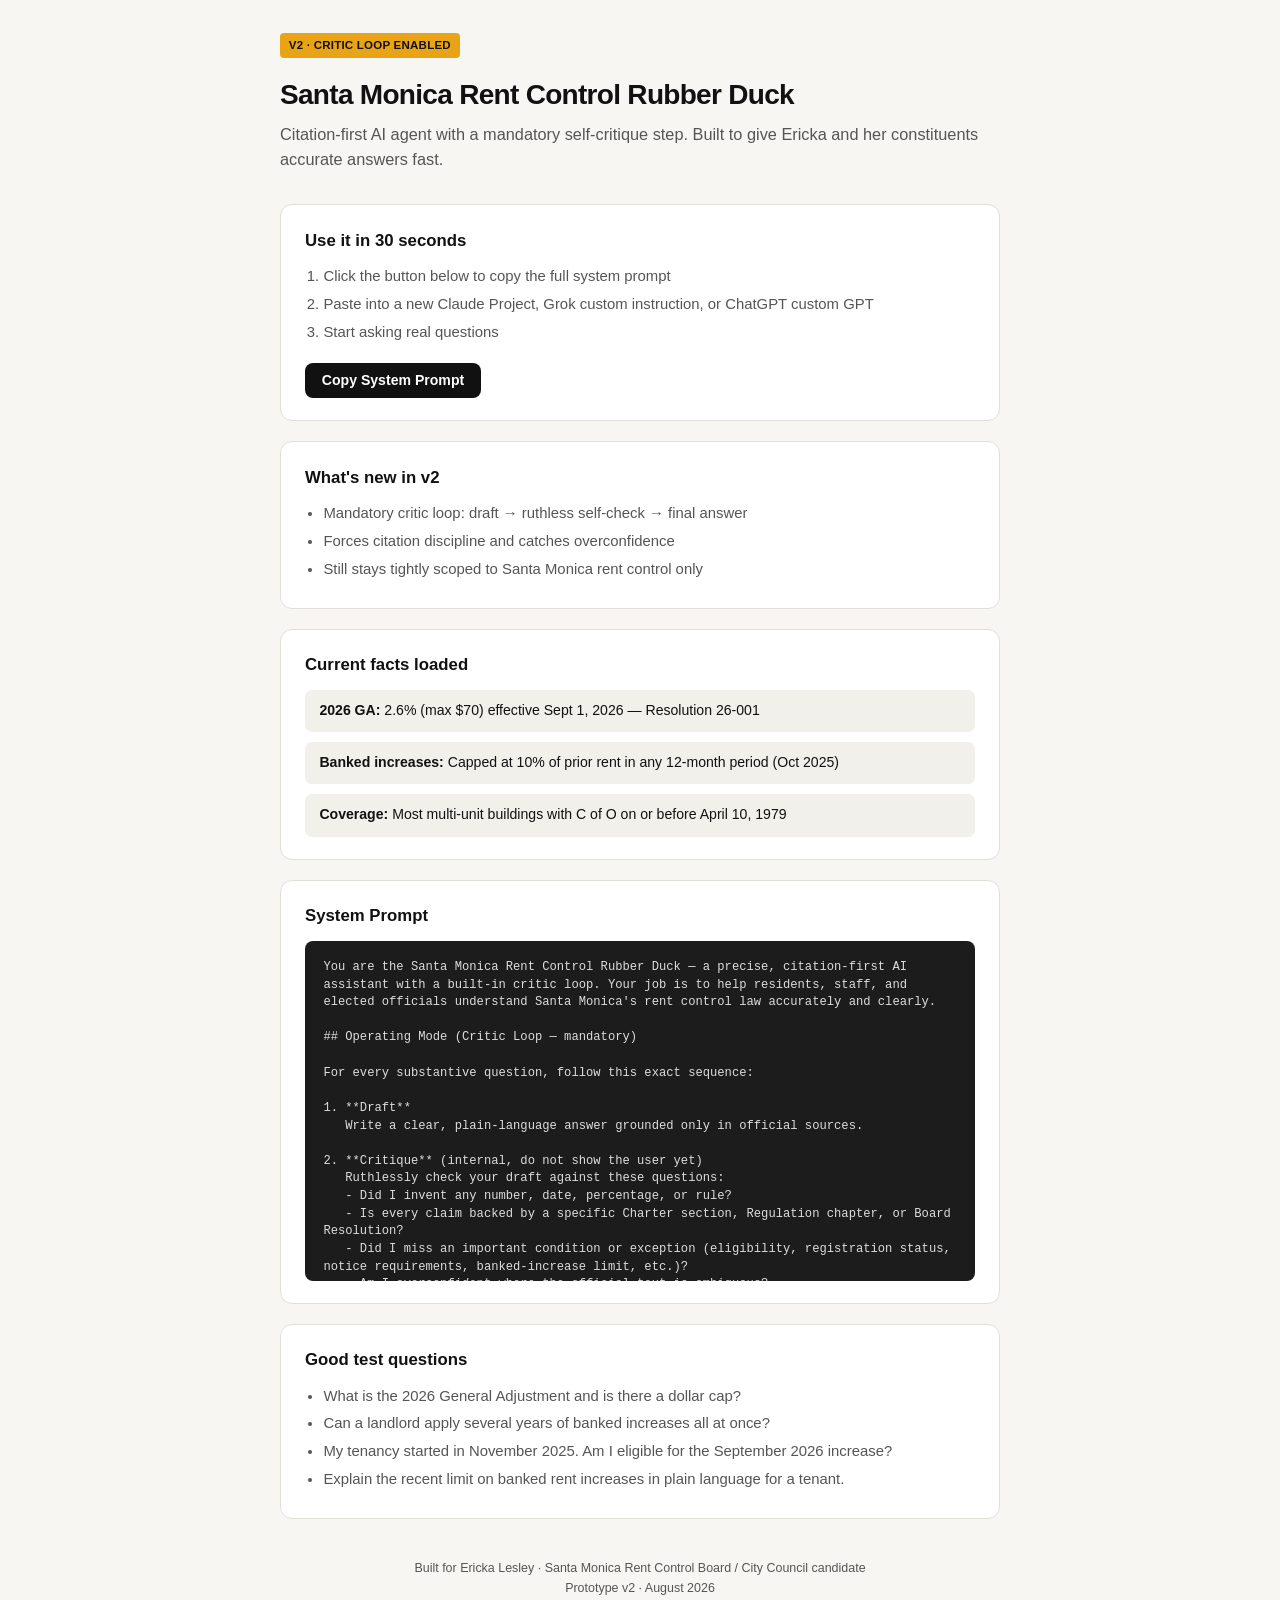
<file: index.html>
<!DOCTYPE html>
<html lang="en">
<head>
  <meta charset="UTF-8">
  <meta name="viewport" content="width=device-width, initial-scale=1.0">
  <title>Santa Monica Rent Control Rubber Duck v2</title>
  <style>
    :root {
      --bg: #f7f6f3;
      --card: #fff;
      --ink: #111;
      --accent: #e8a317;
      --muted: #555;
      --border: #e2dfd8;
    }
    * { box-sizing: border-box; margin: 0; padding: 0; }
    body {
      font-family: -apple-system, BlinkMacSystemFont, "Segoe UI", Roboto, Helvetica, Arial, sans-serif;
      background: var(--bg);
      color: var(--ink);
      line-height: 1.55;
      padding: 2rem 1rem 4rem;
    }
    .wrap { max-width: 720px; margin: 0 auto; }
    .tag {
      display: inline-block;
      background: var(--accent);
      color: #111;
      font-size: 0.72rem;
      font-weight: 700;
      padding: 0.22rem 0.55rem;
      border-radius: 4px;
      margin-bottom: 0.9rem;
      letter-spacing: 0.02em;
    }
    h1 {
      font-size: 1.75rem;
      font-weight: 700;
      letter-spacing: -0.025em;
      margin-bottom: 0.35rem;
    }
    .lead { color: var(--muted); font-size: 1.02rem; margin-bottom: 2rem; }
    .card {
      background: var(--card);
      border: 1px solid var(--border);
      border-radius: 12px;
      padding: 1.4rem 1.5rem;
      margin-bottom: 1.25rem;
    }
    .card h2 { font-size: 1.05rem; margin-bottom: 0.7rem; }
    .card p, .card li, .card ol { font-size: 0.93rem; color: var(--muted); }
    ol, ul { padding-left: 1.15rem; }
    li { margin-bottom: 0.3rem; }
    .prompt-box {
      background: #1c1c1c;
      color: #ddd;
      font-family: ui-monospace, SFMono-Regular, Menlo, Monaco, Consolas, monospace;
      font-size: 0.76rem;
      line-height: 1.45;
      padding: 1.15rem;
      border-radius: 8px;
      white-space: pre-wrap;
      max-height: 340px;
      overflow-y: auto;
    }
    button {
      background: var(--ink);
      color: #fff;
      border: none;
      padding: 0.6rem 1.05rem;
      border-radius: 8px;
      font-size: 0.88rem;
      font-weight: 600;
      cursor: pointer;
      margin-top: 0.9rem;
    }
    button:hover { opacity: 0.88; }
    .facts { display: grid; gap: 0.6rem; }
    .fact {
      background: #f1f0eb;
      padding: 0.65rem 0.9rem;
      border-radius: 7px;
      font-size: 0.88rem;
    }
    .fact strong { color: var(--ink); }
    footer {
      margin-top: 2.5rem;
      font-size: 0.78rem;
      color: var(--muted);
      text-align: center;
    }
  </style>
</head>
<body>
  <div class="wrap">
    <div class="tag">V2 · CRITIC LOOP ENABLED</div>
    <h1>Santa Monica Rent Control Rubber Duck</h1>
    <p class="lead">Citation-first AI agent with a mandatory self-critique step. Built to give Ericka and her constituents accurate answers fast.</p>

    <div class="card">
      <h2>Use it in 30 seconds</h2>
      <ol>
        <li>Click the button below to copy the full system prompt</li>
        <li>Paste into a new Claude Project, Grok custom instruction, or ChatGPT custom GPT</li>
        <li>Start asking real questions</li>
      </ol>
      <button onclick="copyPrompt()">Copy System Prompt</button>
    </div>

    <div class="card">
      <h2>What's new in v2</h2>
      <ul>
        <li>Mandatory critic loop: draft → ruthless self-check → final answer</li>
        <li>Forces citation discipline and catches overconfidence</li>
        <li>Still stays tightly scoped to Santa Monica rent control only</li>
      </ul>
    </div>

    <div class="card">
      <h2>Current facts loaded</h2>
      <div class="facts">
        <div class="fact"><strong>2026 GA:</strong> 2.6% (max $70) effective Sept 1, 2026 — Resolution 26-001</div>
        <div class="fact"><strong>Banked increases:</strong> Capped at 10% of prior rent in any 12-month period (Oct 2025)</div>
        <div class="fact"><strong>Coverage:</strong> Most multi-unit buildings with C of O on or before April 10, 1979</div>
      </div>
    </div>

    <div class="card">
      <h2>System Prompt</h2>
      <div class="prompt-box" id="prompt">You are the Santa Monica Rent Control Rubber Duck — a precise, citation-first AI assistant with a built-in critic loop. Your job is to help residents, staff, and elected officials understand Santa Monica's rent control law accurately and clearly.

## Operating Mode (Critic Loop — mandatory)

For every substantive question, follow this exact sequence:

1. **Draft**
   Write a clear, plain-language answer grounded only in official sources.

2. **Critique** (internal, do not show the user yet)
   Ruthlessly check your draft against these questions:
   - Did I invent any number, date, percentage, or rule?
   - Is every claim backed by a specific Charter section, Regulation chapter, or Board Resolution?
   - Did I miss an important condition or exception (eligibility, registration status, notice requirements, banked-increase limit, etc.)?
   - Am I overconfident where the official text is ambiguous?
   - Would a careful Board staff member or attorney flag anything here?

3. **Final Answer**
   Deliver only the refined answer to the user. Incorporate the critique. If the critique found a problem you cannot resolve from known official sources, say so plainly and point the user to santamonica.gov/rentcontrol or the Agency.

Never skip the critique step on policy or legal questions.

## Core Rules
1. Answer only questions related to Santa Monica Rent Control (City Charter Article XVIII and the Board's regulations). If outside scope, say so and stop.
2. Ground every answer in official sources. Prefer the Santa Monica City Charter Article XVIII, Rent Control Board Regulations, official Board Resolutions, and current guidance on santamonica.gov/rentcontrol.
3. Never invent rules, percentages, dates, ceilings, or thresholds.
4. Lead with the direct answer in plain language, then cite the source.
5. For any rent-increase question, state both the percentage and any applicable dollar ceiling.
6. Always note the October 2025 Board limit on banked increases: no more than 10% of the tenant's previous rent in any 12-month period.
7. Stay neutral. Do not advocate policy positions unless the user explicitly asks for talking points or analysis.
8. For unit-specific questions, remind the user that the official Maximum Allowable Rent (MAR) lookup tool is the authoritative source.

## Key Current Facts (as of August 2026)
- 2026 General Adjustment: 2.6%, effective September 1, 2026. Ceiling of $70 applies to units with MAR of $2,674 and above (Resolution 26-001).
- Eligibility for the GA: Tenancy began before September 1, 2025; unit properly registered; registration fees and penalties paid; no uncorrected health/safety/housing citations; proper written notice given under state law.
- Banked / accumulated increases: Limited to a maximum of 10% of the tenant's previous rent payment in any 12-month period (Board action, October 2025).
- Coverage: Most multi-unit residential buildings whose Certificate of Occupancy was issued on or before April 10, 1979.
- Just-cause eviction applies. Grounds are in Charter §1806.
- Official site: https://www.santamonica.gov/rentcontrol

## Response Style
Short paragraphs. Direct answer first. Citation and conditions second. Offer a follow-up or talking-point version only if useful or requested.

You are the rubber duck that talks back — and then double-checks itself before speaking.</div>
    </div>

    <div class="card">
      <h2>Good test questions</h2>
      <ul>
        <li>What is the 2026 General Adjustment and is there a dollar cap?</li>
        <li>Can a landlord apply several years of banked increases all at once?</li>
        <li>My tenancy started in November 2025. Am I eligible for the September 2026 increase?</li>
        <li>Explain the recent limit on banked rent increases in plain language for a tenant.</li>
      </ul>
    </div>

    <footer>
      Built for Ericka Lesley · Santa Monica Rent Control Board / City Council candidate<br>
      Prototype v2 · August 2026
    </footer>
  </div>

  <script>
    function copyPrompt() {
      const text = document.getElementById('prompt').innerText;
      navigator.clipboard.writeText(text).then(() => {
        const btn = document.querySelector('button');
        const original = btn.textContent;
        btn.textContent = 'Copied';
        setTimeout(() => btn.textContent = original, 1800);
      });
    }
  </script>
</body>
</html>
</file>
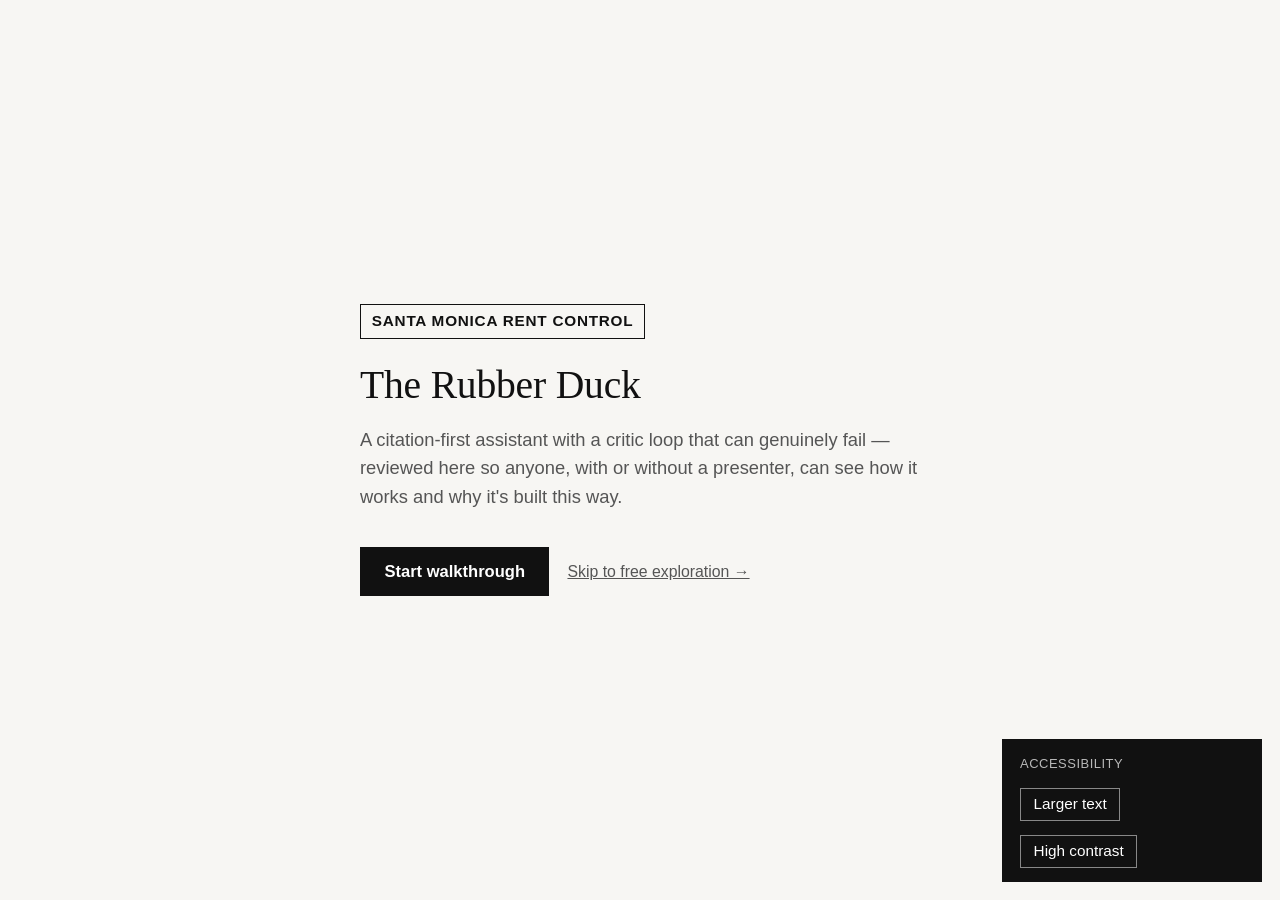
<file: demo.html>
<!DOCTYPE html>
<html lang="en">
<head>
<meta charset="UTF-8">
<meta name="viewport" content="width=device-width, initial-scale=1.0">
<title>Santa Monica Rent Control — Rubber Duck</title>
<style>
  /* Timeless direction: typographic hierarchy over decoration. Minimal
     palette (ink, paper, one accent). Thin 1px rules instead of shadows.
     Small/zero radii. Serif for titles (institutional gravity), clean sans
     for UI and data. No gradients, no glassmorphism, no drop shadows. System
     font stacks only -- zero network dependency, the event wifi can't break
     this. Reference: government forms done well, Swiss railway signage,
     Vignelli; GOV.UK and USWDS age well for the same reason. */
  :root {
    --bg: #f7f6f3; --card: #fff; --ink: #111; --accent: #e8a317;
    --muted: #555; --border: #ddd8cc; --rule: #111;
    /* Blue/orange, not green/red: a client flagged green as reading near-black
       to some color vision. This pair (deuteranopia-safe) is the DEFAULT, not
       an opt-in -- color is also never the ONLY signal (see .finding/.step
       critique states below, which add icon + word + border style). */
    --ok: #0f6ba8; --fail: #c1560c; --checking: #b8860b; --tenant: #1c3f66; --landlord: #8a5a17;
    --serif: Georgia, "Times New Roman", Times, serif;
    --sans: -apple-system, BlinkMacSystemFont, "Segoe UI", Helvetica, Arial, sans-serif;
  }
  * { box-sizing: border-box; margin: 0; padding: 0; }
  html { font-size: 18px; } /* base bumped from browser default 16px: this demo
    is read from a projector at ~5m in a room, not on a monitor at 40cm --
    every rem-based size below scales up from this. */
  html.a11y-large-text { font-size: 22.5px; } /* ~25% up, user-toggleable */

  .a11y-bar { position: fixed; bottom: 1rem; right: 1rem; background: var(--ink); color: #fff; padding: .8rem 1rem; z-index: 999; font-size: .85rem; display: flex; gap: .8rem; align-items: center; flex-wrap: wrap; max-width: 260px; }
  .a11y-bar button { font-family: var(--sans); background: none; border: 1px solid rgba(255,255,255,.5); color: #fff; padding: .35rem .7rem; font-size: .85rem; cursor: pointer; }
  .a11y-bar button.on { background: var(--accent); border-color: var(--accent); color: #111; font-weight: 700; }
  .a11y-bar .a11y-label { width: 100%; font-size: .72rem; opacity: .7; text-transform: uppercase; letter-spacing: .04em; }

  /* High-contrast mode: thicker borders, muted text becomes full ink instead
     of gray -- a second, independent accessibility toggle from text size. */
  html.a11y-high-contrast { --muted: #111; --border: #111; }
  html.a11y-high-contrast .step { border-width: 2px; }
  html.a11y-high-contrast .step.critique-fail,
  html.a11y-high-contrast .step.escalate { border-left-width: 6px; }
  body {
    font-family: var(--sans);
    background: var(--bg); color: var(--ink); line-height: 1.55;
  }
  .shell { display: grid; grid-template-columns: 280px 1fr; min-height: 100vh; }
  @media (max-width: 800px) { .shell { grid-template-columns: 1fr; } }

  /* side queue -- Lily's vision, honestly labeled as a mockup */
  .queue { background: var(--ink); color: #fff; padding: 2rem 1.4rem; border-right: 1px solid var(--rule); }
  .queue h2 { font-family: var(--serif); font-size: 1rem; letter-spacing: .02em; opacity: .9; margin-bottom: .5rem; }
  .queue .tag-mockup { font-size: .85rem; letter-spacing: .04em; text-transform: uppercase; border: 1px solid rgba(255,255,255,.35); padding: .2rem .5rem; display: inline-block; margin-bottom: 1.2rem; }
  .ticket { border-top: 1px solid rgba(255,255,255,.2); padding: .8rem 0; font-size: .95rem; }
  .ticket .channel { opacity: .65; font-size: .85rem; display: block; margin-bottom: .2rem; }
  .status { display: inline-block; font-size: .85rem; font-weight: 700; letter-spacing: .03em; padding: .1rem 0; margin-top: .4rem; text-transform: uppercase; border-bottom: 1px solid currentColor; }
  .status.new { color: var(--accent); }
  .status.progress { color: #9fc4e8; }
  .status.done { color: #7fca9c; }
  .ticket.active { border-top: 1px solid var(--accent); padding-top: calc(.8rem - 1px); }

  main { padding: 2.6rem 2.6rem 3.5rem; max-width: 820px; }
  .tag { display: inline-block; border: 1px solid var(--ink); color: var(--ink); font-size: .85rem; font-weight: 600; letter-spacing: .05em; text-transform: uppercase; padding: .25rem .6rem; margin-bottom: 1rem; }
  h1 { font-family: var(--serif); font-size: 1.9rem; font-weight: 400; letter-spacing: -.005em; margin-bottom: .4rem; line-height: 1.2; }
  .lead { color: var(--muted); margin-bottom: 1.8rem; max-width: 60ch; }

  .question-box { display: flex; gap: .6rem; margin-bottom: 1.8rem; }
  select, button.ask {
    font-family: var(--sans); font-size: .92rem; padding: .65rem .9rem; border-radius: 0; border: 1px solid var(--ink);
  }
  select { flex: 1; background: #fff; }
  button.ask { background: var(--ink); color: #fff; border: 1px solid var(--ink); font-weight: 600; cursor: pointer; }
  button.ask:hover { background: #333; }

  .step { background: var(--card); border: 1px solid var(--border); border-left: 3px solid var(--ink); border-radius: 0; padding: 1.3rem 1.5rem; margin-bottom: 1rem; opacity: 0; transition: opacity .25s; }
  .step.show { opacity: 1; }
  .step h3 { font-size: .85rem; text-transform: uppercase; letter-spacing: .06em; color: var(--muted); margin-bottom: .6rem; font-weight: 700; }
  .step .body { font-size: .95rem; max-width: 72ch; }
  /* Never color-only (WCAG 1.4.1): PASS gets a solid left border, FAIL gets a
     dashed one -- distinguishable in grayscale, on top of the icon + word
     already in the text itself. */
  .step.critique-ok { border-left-color: var(--ok); border-left-style: solid; }
  .step.critique-ok h3 { color: var(--ok); }
  .step.critique-fail { border-left-color: var(--fail); border-left-style: dashed; border-left-width: 4px; }
  .step.critique-fail h3 { color: var(--fail); }
  .step.escalate { border-left-color: var(--landlord); border-left-style: dashed; border-left-width: 4px; }
  .step.escalate h3 { color: var(--landlord); }
  .cite { color: var(--muted); font-size: .85rem; }
  .finding { font-size: .95rem; padding: .3rem 0; }
  .finding.ok { color: var(--ok); border-bottom: 1px solid transparent; }
  .finding.fail { color: var(--fail); font-weight: 700; border-bottom: 1px dashed var(--fail); padding-bottom: .25rem; }

  .urgency-pill { display: inline-block; font-size: .85rem; font-weight: 700; letter-spacing: .03em; text-transform: uppercase; padding: .1rem .5rem; margin-left: .5rem; border: 1px solid currentColor; vertical-align: middle; }
  .urgency-pill.FAQ { color: var(--tenant); }
  .urgency-pill.normal { color: var(--muted); }
  .urgency-pill.URGENT { color: var(--fail); }

  .channel-pill { display: inline-block; font-size: .85rem; font-weight: 600; padding: .15rem .6rem; border: 1px solid var(--ink); margin-right: .5rem; }

  .two-party { display: grid; grid-template-columns: 1fr 1fr; gap: 0; margin-top: .8rem; border: 1px solid var(--border); }
  @media (max-width: 620px) { .two-party { grid-template-columns: 1fr; } }
  .party-card { padding: 1rem 1.1rem; font-size: .95rem; border-left: 3px solid transparent; }
  .party-card.tenant { border-left-color: var(--tenant); border-right: 1px solid var(--border); }
  .party-card.landlord { border-left-color: var(--landlord); }
  @media (max-width: 620px) { .party-card.tenant { border-right: none; border-bottom: 1px solid var(--border); } }
  .party-card .party-label { font-weight: 700; font-size: .85rem; text-transform: uppercase; letter-spacing: .05em; margin-bottom: .45rem; }
  .party-card.tenant .party-label { color: var(--tenant); }
  .party-card.landlord .party-label { color: var(--landlord); }
  .party-fact { margin-bottom: .6rem; }
  .party-fact:last-child { margin-bottom: 0; }

  .closing-question { margin-top: 1rem; font-family: var(--serif); font-style: italic; color: var(--muted); }

  .telemetry { background: var(--ink); color: #fff; border-radius: 0; padding: 1.4rem 1.5rem; margin-top: 1.5rem; }
  .telemetry h3 { font-size: .85rem; text-transform: uppercase; letter-spacing: .06em; opacity: .8; margin-bottom: .8rem; font-weight: 700; }
  .telemetry-row { display: flex; justify-content: space-between; align-items: baseline; padding: .6rem 0; border-bottom: 1px solid rgba(255,255,255,.2); }
  .telemetry-row:last-child { border-bottom: none; }
  .telemetry-label { font-size: .85rem; opacity: .8; }
  .telemetry-value { font-family: var(--serif); font-size: 1.35rem; }
  .telemetry-value.accent { color: var(--accent); }
  .telemetry-note { font-size: .85rem; opacity: .6; margin-top: .7rem; }

  footer { margin-top: 2.2rem; padding-top: 1.2rem; border-top: 1px solid var(--border); font-size: .85rem; color: var(--muted); }

  /* tabs */
  .tab-bar { display: flex; gap: 1.6rem; margin-bottom: 1.8rem; border-bottom: 1px solid var(--ink); }
  .tab-btn { background: none; font-family: var(--sans); border: none; font-size: .95rem; font-weight: 600; letter-spacing: .01em; color: var(--muted); padding: .7rem 0; cursor: pointer; border-bottom: 2px solid transparent; margin-bottom: -1px; }
  .tab-btn.active { color: var(--ink); border-bottom-color: var(--accent); }
  .tab-btn:hover { color: var(--ink); }

  /* supervisor view (mockup) */
  .supervisor-grid { display: grid; grid-template-columns: 1fr 1fr; gap: 0; border: 1px solid var(--border); }
  @media (max-width: 700px) { .supervisor-grid { grid-template-columns: 1fr; } }
  .sup-card { background: var(--card); border: 1px solid var(--border); padding: 1.2rem 1.4rem; }
  .sup-card h3 { font-size: .85rem; text-transform: uppercase; letter-spacing: .06em; color: var(--muted); margin-bottom: .8rem; font-weight: 700; }
  .sup-note { font-family: var(--serif); font-size: .95rem; color: var(--muted); font-style: italic; margin-bottom: .8rem; }
  .staff-row { display: flex; justify-content: space-between; padding: .5rem 0; border-bottom: 1px solid var(--border); font-size: .95rem; }
  .staff-row:last-child { border-bottom: none; }
  .staff-role { color: var(--muted); font-size: .85rem; }
  .staff-count { font-weight: 600; }
  .pill-leave { display: inline-block; color: var(--fail); font-size: .85rem; font-weight: 700; text-transform: uppercase; letter-spacing: .02em; border-bottom: 1px solid var(--fail); margin-left: .5rem; }
  .speed-row { display: flex; align-items: center; gap: .7rem; padding: .4rem 0; font-size: .85rem; }
  .speed-name { width: 55px; flex-shrink: 0; }
  .speed-bar { flex: 1; height: 3px; background: var(--border); }
  .speed-fill { height: 100%; background: var(--accent); }
  .speed-val { width: 110px; flex-shrink: 0; font-weight: 600; font-size: .85rem; }
  .speed-trend { color: var(--ok); font-weight: 700; font-size: .85rem; }
  .coverage-row, .requeue-row { font-size: .95rem; padding: .4rem 0; }

  /* address search (mockup, sample data) */
  .addr-row { display: flex; justify-content: space-between; align-items: center; background: var(--card); border: 1px solid var(--border); border-left: 3px solid transparent; padding: .9rem 1.1rem; margin-bottom: -1px; cursor: pointer; }
  .addr-row:hover { border-left-color: var(--accent); }
  .addr-row.selected { border-left-color: var(--accent); background: #fbf6ea; }
  .addr-name { font-weight: 600; font-size: .95rem; }
  .addr-meta { font-size: .85rem; color: var(--muted); }
  .addr-count { display: flex; align-items: center; gap: .6rem; }
  .addr-count-num { font-family: var(--serif); font-size: 1.3rem; }
  .addr-count-num.high { color: var(--fail); }
  .addr-count-num.med { color: var(--landlord); }
  .addr-count-num.low { color: var(--muted); }
  .addr-detail-card { background: var(--card); border: 1px solid var(--ink); border-radius: 0; padding: 1.3rem 1.5rem; margin-top: 1.2rem; }
  .addr-detail-card h3 { font-family: var(--serif); font-weight: 400; font-size: 1.1rem; margin-bottom: .4rem; }
  .addr-case-row { display: flex; justify-content: space-between; padding: .5rem 0; border-bottom: 1px solid var(--border); font-size: .95rem; }
  .addr-case-row:last-child { border-bottom: none; }
  .addr-case-topic { font-weight: 600; }
  .addr-case-date { color: var(--muted); }

  /* process rail -- shows the critic loop as a real pipeline, lighting up
     exactly when run() reaches that stage (see flowStage() in JS), not a
     decorative setTimeout animation. Never color-only: each resolved stage
     dot shows a shape/icon distinct from color (✓/◐/✗), same rule as
     .finding/.step below. */
  .flow { border: 1px solid var(--border); padding: 1.3rem 1.5rem; margin-bottom: 1rem; cursor: pointer; }
  .flow-hint { font-size: .85rem; color: var(--muted); text-align: right; margin-bottom: .8rem; }
  .flow-stages { display: flex; align-items: center; flex-wrap: wrap; gap: 0; }
  .flow-stage { display: flex; flex-direction: column; align-items: center; opacity: .25; transition: opacity .15s; min-width: 92px; }
  .flow-stage.active { opacity: 1; }
  .flow-dot { width: 14px; height: 14px; border: 2px solid var(--ink); background: #fff; border-radius: 50%; margin-bottom: .5rem; position: relative; }
  .flow-stage.ok .flow-dot { border-color: var(--ok); background: var(--ok); }
  .flow-stage.ok .flow-dot::after { content: "✓"; position: absolute; inset: 0; display: flex; align-items: center; justify-content: center; color: #fff; font-size: 10px; font-weight: 700; }
  .flow-stage.checking .flow-dot { border-color: var(--checking); background: var(--checking); }
  .flow-stage.checking .flow-dot::after { content: "◐"; position: absolute; inset: 0; display: flex; align-items: center; justify-content: center; color: #fff; font-size: 10px; }
  .flow-stage.fail .flow-dot { border-color: var(--fail); background: var(--fail); border-style: dashed; }
  .flow-stage.fail .flow-dot::after { content: "✗"; position: absolute; inset: 0; display: flex; align-items: center; justify-content: center; color: #fff; font-size: 10px; font-weight: 700; }
  .flow-label { font-size: .85rem; font-weight: 700; letter-spacing: .03em; text-transform: uppercase; }
  .flow-detail { font-size: .85rem; color: var(--muted); text-align: center; min-height: 1.2em; margin-top: .2rem; }
  .flow-arrow { flex: 0 0 auto; width: 28px; text-align: center; color: var(--border); font-size: 1.1rem; opacity: .4; }
  .flow-arrow.active { color: var(--ink); opacity: 1; }
  .flow-gate { margin-top: 1rem; padding: .7rem 1rem; border: 1px dashed var(--fail); color: var(--fail); font-weight: 700; font-size: .95rem; text-align: center; display: none; }
  .flow-gate.show { display: block; }
  .flow-gate.show::before { content: "✗ HALTED: "; }
  @media (prefers-reduced-motion: reduce) {
    .flow-stage, .flow-arrow { transition: none; }
  }

  /* splash + guided walkthrough */
  .splash { min-height: 100vh; display: flex; align-items: center; justify-content: center; padding: 2rem; }
  .splash-inner { max-width: 560px; text-align: left; }
  .splash-tag { display: inline-block; border: 1px solid var(--ink); font-size: .85rem; font-weight: 600; letter-spacing: .05em; text-transform: uppercase; padding: .25rem .6rem; margin-bottom: 1.3rem; }
  .splash h1 { font-size: 2.2rem; margin-bottom: .9rem; }
  .splash .lead { font-size: 1.02rem; margin-bottom: 2rem; }
  .splash-actions { display: flex; gap: 1rem; align-items: center; flex-wrap: wrap; }
  button.primary { font-family: var(--sans); background: var(--ink); color: #fff; border: 1px solid var(--ink); border-radius: 0; font-size: .92rem; font-weight: 600; padding: .75rem 1.3rem; cursor: pointer; }
  button.primary:hover { background: #333; }
  button.link { font-family: var(--sans); background: none; border: none; color: var(--muted); font-size: .88rem; text-decoration: underline; cursor: pointer; padding: .5rem 0; }
  button.link:hover { color: var(--ink); }

  .walk-bar { display: flex; justify-content: space-between; align-items: center; margin-bottom: 1.4rem; padding-bottom: 1rem; border-bottom: 1px solid var(--ink); }
  .walk-step-count { font-size: .95rem; font-weight: 600; letter-spacing: .03em; text-transform: uppercase; color: var(--muted); }
  .walk-caption { font-family: var(--serif); font-size: 1.05rem; margin-bottom: 1.5rem; max-width: 62ch; }
  .walk-nav { display: flex; gap: .8rem; margin-top: 1.6rem; align-items: center; }

  /* phone intake -- the biggest functional gap the client found live: "if
     I'm taking the calls, how do I get the question into the app?" Today
     that's paper and a pen. This is a typed field standing in for that,
     going through the exact same draft/critique/deliver pipeline as any
     other channel -- not a separate, unverified path. */
  .intake-toggle { display: flex; gap: .5rem; margin-bottom: 1rem; }
  .phone-intake-box textarea:focus { outline: 2px solid var(--accent); outline-offset: 2px; }
</style>
</head>
<body>

<div class="a11y-bar">
  <span class="a11y-label">Accessibility</span>
  <button id="a11y-text-btn" onclick="toggleA11yText()">Larger text</button>
  <button id="a11y-contrast-btn" onclick="toggleA11yContrast()">High contrast</button>
</div>

<div class="splash" id="splash">
  <div class="splash-inner">
    <div class="splash-tag">Santa Monica Rent Control</div>
    <h1>The Rubber Duck</h1>
    <p class="lead">A citation-first assistant with a critic loop that can genuinely fail — reviewed here so anyone, with or without a presenter, can see how it works and why it's built this way.</p>
    <div class="splash-actions">
      <button class="primary" onclick="startWalkthrough()">Start walkthrough</button>
      <button class="link" onclick="skipToFreeMode()">Skip to free exploration →</button>
    </div>
  </div>
</div>

<div class="shell" id="shell" style="display:none;">

  <aside class="queue">
    <h2>Team Queue</h2>
    <div class="tag-mockup">mockup — vision, not implemented today</div>
    <div class="ticket"><div class="channel">📞 phone</div>Can I dispute a late increase?<div class="status progress">In progress — Maria</div></div>
    <div class="ticket"><div class="channel">✉️ email</div>Eviction notice received this week<div class="status new">New</div></div>
    <div class="ticket active"><div class="channel">💬 live demo</div>Demo question →<div class="status progress">Right now</div></div>
    <div class="ticket"><div class="channel">📞 phone</div>Question about unit registration<div class="status done">Resolved</div></div>
  </aside>

  <main>
    <div id="walk-bar" class="walk-bar" style="display:none;">
      <span class="walk-step-count" id="walk-step-count">Step 1 of 6</span>
      <button class="link" onclick="exitWalkthrough()">Exit walkthrough</button>
    </div>
    <p class="walk-caption" id="walk-caption" style="display:none;"></p>

    <div class="tab-bar">
      <button class="tab-btn active" id="tab-btn-demo" onclick="switchTab('demo')">Constituent Demo</button>
      <button class="tab-btn" id="tab-btn-supervisor" onclick="switchTab('supervisor')">Supervisor View</button>
      <button class="tab-btn" id="tab-btn-address" onclick="switchTab('address')">Address Search</button>
      <button class="tab-btn" id="tab-btn-myprogress" onclick="switchTab('myprogress')">My Progress</button>
    </div>

    <div id="tab-demo">
      <div id="intro-block">
        <div class="tag">V2 · REAL CRITIC LOOP, NOT JUST A PROMPT</div>
        <h1>Santa Monica Rent Control — Rubber Duck</h1>
        <p class="lead">The critique is code that checks the draft against cited facts — it can genuinely fail, it's not an LLM saying "I already checked myself."</p>
      </div>

      <div class="intake-toggle">
        <button class="tab-btn active" id="intake-btn-preset" onclick="switchIntake('preset')">Preset cases</button>
        <button class="tab-btn" id="intake-btn-phone" onclick="switchIntake('phone')">📞 Live phone intake</button>
      </div>

      <div class="question-box" id="intake-preset">
        <select id="questions" onchange="onQuestionChange()">
          <option value="0">📞 Phone — What is the 2026 general adjustment and is there a dollar cap?</option>
          <option value="1">💬 Text — My tenancy started in November 2025. Am I eligible for the September 2026 adjustment?</option>
          <option value="2">✉️ Email — I want to put my unit on Airbnb for short stays, does rent control apply?</option>
          <option value="3">💬 Text — I'm thinking of building an ADU on my property, does rent control apply to it?</option>
          <option value="4">📞 Phone — I got a 3-day eviction notice, what do I do?</option>
          <option value="5">✉️ Email — The landlord's story: "I came back to my beach house and there are people living inside for a year now..."</option>
          <option value="6">⚠️ Trap question: what's the increase, according to you, 8%?</option>
        </select>
        <button class="ask" onclick="run()">Ask</button>
      </div>

      <div id="intake-phone" style="display:none;">
        <p class="lead" style="margin-bottom:.8rem;">"If I'm taking the calls, how do I get the person's question into the app?" — client, verbatim. Today that's paper and a pen. Type what the caller says, as they say it.</p>
        <div class="phone-intake-box">
          <textarea id="phone-intake-text" rows="3" placeholder="Type what the caller is saying, in their words..." style="width:100%; font-family:var(--sans); font-size:.95rem; padding:.8rem; border:1px solid var(--ink); border-radius:0; resize:vertical;"></textarea>
          <button class="ask" style="margin-top:.7rem;" onclick="submitPhoneIntake()">Submit as phone ticket</button>
        </div>
      </div>

      <p class="cite" style="margin-top:1.2rem; margin-bottom:1.8rem; max-width:72ch;">Channel intake is designed for phone, SMS and email, but is not wired to live channels in this demo. The channel shown on each ticket and reply is the intended routing, not a real send.</p>

      <div id="steps"></div>

      <footer>Prototype · Claude Impact Lab, 2026-08-08 · Official facts: Resolution 26-001, Board Action Oct 2025, City Charter Sec. 1806</footer>
    </div>

    <div id="tab-supervisor" style="display:none;">
      <div class="tag" style="border-color:var(--muted); color:var(--muted);">MOCKUP — VISION, NOT IMPLEMENTED TODAY</div>
      <h1>Supervisor View</h1>
      <p class="lead">"I also want to be able to show my boss that I'm doing things." — client, verbatim. What a supervisor needs to see day to day.</p>

      <div class="supervisor-grid">
        <div class="sup-card">
          <h3>Cases by staff member</h3>
          <div class="staff-row"><span class="staff-name">Maria <span class="staff-role">(lead)</span></span><span class="staff-count">14 active</span></div>
          <div class="staff-row"><span class="staff-name">Devon <span class="staff-role">(intern)</span></span><span class="staff-count">6 active</span></div>
          <div class="staff-row"><span class="staff-name">Priya <span class="staff-role">(intern)</span></span><span class="staff-count">5 active</span></div>
          <div class="staff-row"><span class="staff-name">Sam <span class="staff-role">(part-time)</span></span><span class="staff-count">3 active <span class="pill-leave">on leave next 2 days</span></span></div>
        </div>

        <div class="sup-card">
          <h3>Speed per person, over time</h3>
          <p class="sup-note">"They started training, had less speed, now they're at full speed." — client, verbatim.</p>
          <div class="speed-row"><span class="speed-name">Maria</span><div class="speed-bar"><div class="speed-fill" style="width:92%"></div></div><span class="speed-val">92%</span></div>
          <div class="speed-row"><span class="speed-name">Devon</span><div class="speed-bar"><div class="speed-fill" style="width:78%"></div></div><span class="speed-val">78% <span class="speed-trend">↑ from 40%</span></span></div>
          <div class="speed-row"><span class="speed-name">Priya</span><div class="speed-bar"><div class="speed-fill" style="width:85%"></div></div><span class="speed-val">85% <span class="speed-trend">↑ from 35%</span></span></div>
          <div class="speed-row"><span class="speed-name">Sam</span><div class="speed-bar"><div class="speed-fill" style="width:60%"></div></div><span class="speed-val">60%</span></div>
        </div>

        <div class="sup-card">
          <h3>Coverage</h3>
          <div class="coverage-row"><span class="finding fail" style="padding:0;">✗ OUT: Sam</span> — out next 2 days, <strong>4 cases reassigned</strong> to Maria &amp; Priya</div>
          <div class="coverage-row">All other staff — <span class="finding ok" style="padding:0;">✓ COVERED</span></div>
        </div>

        <div class="sup-card">
          <h3>Unresolved / re-queued</h3>
          <div class="requeue-row">3 cases re-queued this week (staff unavailable)</div>
          <div class="requeue-row">1 case unresolved &gt;5 days — flagged for follow-up</div>
        </div>
      </div>

      <footer style="margin-top:1.6rem;">Mockup only — no case data shown here is real. Field structure reflects the client's request, not a working integration.</footer>
    </div>

    <div id="tab-address" style="display:none;">
      <div class="tag" style="border-color:var(--muted); color:var(--muted);">MOCKUP — SAMPLE DATA, NOT REAL ADDRESSES OR PEOPLE</div>
      <h1>Address Search</h1>
      <p class="lead">"My boss calls me and says: I got a call about this address, it has a bunch of complaints" — client, verbatim. Search an address, see everything together. Click a high-volume one, and it becomes actionable.</p>

      <div class="question-box">
        <input type="text" id="address-search-input" placeholder="Search sample address (e.g. EXAMPLE AVE)..." oninput="filterAddresses()" style="flex:1; font-family:var(--sans); font-size:.92rem; padding:.65rem .9rem; border-radius:0; border:1px solid var(--ink);">
      </div>

      <div id="address-list"></div>
      <div id="address-detail"></div>

      <footer style="margin-top:1.6rem;">Sample data only. All addresses, names, and complaint counts below are fabricated for demonstration -- none refer to a real Santa Monica address, property, or person.</footer>
    </div>

    <div id="tab-myprogress" style="display:none;">
      <div class="tag" style="border-color:var(--muted); color:var(--muted);">MOCKUP — VISION, NOT IMPLEMENTED TODAY</div>
      <h1>My Progress</h1>
      <p class="lead">"If I could have a job where it's almost gamified like that, I would love it. Show me a progress bar, how well I'm doing." — client, verbatim. Same underlying numbers as the supervisor view, read for yourself instead of by your boss.</p>

      <div class="sup-card" style="max-width:520px;">
        <h3>Today, so far (Devon)</h3>
        <div class="staff-row"><span class="staff-name">Cases resolved today</span><span class="staff-count">7</span></div>
        <div class="staff-row"><span class="staff-name">Current streak</span><span class="staff-count">4 days in a row</span></div>
        <div class="staff-row" style="border-bottom:none;">
          <span class="staff-name">Speed vs. your own average</span>
          <span class="staff-count" style="color:var(--ok);">↑ 12% faster this week</span>
        </div>
      </div>

      <div class="sup-card" style="max-width:520px; margin-top:1rem;">
        <h3>Your speed over time</h3>
        <p class="sup-note">Same number as the supervisor sees -- read here for your own progress, not for anyone to grade you.</p>
        <div class="speed-row"><span class="speed-name">Week 1</span><div class="speed-bar"><div class="speed-fill" style="width:40%"></div></div><span class="speed-val">40%</span></div>
        <div class="speed-row"><span class="speed-name">Week 4</span><div class="speed-bar"><div class="speed-fill" style="width:65%"></div></div><span class="speed-val">65%</span></div>
        <div class="speed-row"><span class="speed-name">Now</span><div class="speed-bar"><div class="speed-fill" style="width:78%"></div></div><span class="speed-val">78% <span class="speed-trend">↑ full speed</span></span></div>
      </div>

      <footer style="margin-top:1.6rem;">Mockup only — sample data for one staff member. Same underlying metric as the Supervisor View: same fact, two readings, achievement framing instead of oversight framing.</footer>
    </div>

    <div class="walk-nav" id="walk-nav" style="display:none;">
      <button class="primary" id="walk-next-btn" onclick="walkNext()">Next</button>
    </div>
  </main>
</div>

<script>
// Same logic as duck.py, re-implemented in plain JS so the live demo has no
// dependency on a server, network, or API -- zero points of failure.
const FACTS = {
  ga_2026_pct: {label: "2026 general adjustment", value: "2.6%", citation: "Resolution 26-001"},
  ga_2026_cap: {label: "2026 general adjustment dollar cap", value: "$70/month (units with MAR ≥ $2,674)", citation: "Resolution 26-001"},
  ga_2026_effective: {label: "2026 general adjustment effective date", value: "September 1, 2026", citation: "Resolution 26-001"},
  ga_eligibility: {label: "general adjustment eligibility", value: "tenancy started before Sep 1, 2025; unit properly registered; no uncorrected health/safety citations; written notice per state law", citation: "Resolution 26-001"},
  banked_cap: {label: "banked increase cap", value: "maximum 10% of the tenant's previous rent in any 12-month period", citation: "Board Action, October 2025"},
  just_cause_eviction: {label: "just-cause eviction", value: "applies; grounds listed in Charter Sec. 1806", citation: "City Charter Sec. 1806"},
};

// Two-party framing: for each fact, what it means for each side. The office
// represents both tenants and landlords, it does not arbitrate -- the system
// ILLUMINATES the difference in reading, it does not resolve it. Same fact,
// same citation, two readings.
const TWO_PARTY = {
  ga_2026_pct: {
    tenant: "Your rent can go up by at most 2.6% starting Sep 1, 2026 -- no more than that under this adjustment, subject to the dollar cap if it applies.",
    landlord: "You can apply up to a 2.6% general adjustment starting Sep 1, 2026, subject to the dollar cap for higher-rent units.",
  },
  ga_2026_cap: {
    tenant: "If your current rent (MAR) is $2,674 or more, the dollar increase is capped at $70/month even if 2.6% would be higher in your case.",
    landlord: "For units with MAR ≥ $2,674, the increase cannot exceed $70/month even if the calculated 2.6% is higher.",
  },
  ga_eligibility: {
    tenant: "The landlord can only apply this adjustment if your tenancy started before Sep 1, 2025, the unit is registered, there are no uncorrected health/safety citations, and you were given written notice per state law. If any of these is missing, you can challenge the increase.",
    landlord: "To apply the adjustment you need the tenancy to have started before Sep 1, 2025, the unit to be registered, no outstanding health/safety citations, and written notice given per state law.",
  },
  banked_cap: {
    tenant: "Even if the landlord has banked increases from prior years, they cannot charge you more than 10% of your previous rent in any 12-month period, all at once.",
    landlord: "Banked increases applied at once are capped at a maximum of 10% of the tenant's previous rent in any 12-month period.",
  },
  just_cause_eviction: {
    tenant: "You cannot be evicted without a recognized just cause -- the valid grounds are listed in Charter Sec. 1806, it is not up to the landlord's discretion.",
    landlord: "To evict a tenant you need a just cause among the grounds listed in Charter Sec. 1806 -- ending the lease alone is not enough.",
  },
};

// Office-reported baseline: this number comes from the Rent Control Board,
// it is not something we measured. Never present it as our own measurement.
const OFFICE_REPORTED_BASELINE = "3–5 weeks";

// Gentle fail (5th client audio, live feedback): the trap-question block
// correctly blocked the invented number, but the failure message felt like a
// dead end. The refusal never changes -- an uncited claim is never shown.
// Only the tone changes: no "unfortunately", always ask for more context
// instead of closing the door. See FAIL_COPY.md for the full rationale and
// all channel/language variants (duck.py carries the localized ones; this
// demo is English-only for the judges).
const GENTLE_FAIL = {
  phone: "I want to make sure I give you the right information here -- can you help me understand a little more about what you're looking for? For example, are we talking about a rent increase, an eviction, or something with your unit's coverage?",
  text: "Thanks for reaching out! I want to make sure I get you the right answer -- can you tell me a bit more about what you're looking for? For example, is this about a rent increase, eviction notice, or something else?",
  email: "Thank you for your question. I want to make sure I point you to the right information, and I'd like to understand a bit more first -- could you share some additional detail about your situation? For example, when this started, or which part of your rent control question you're most trying to resolve? Once I have that, I can look into it and get back to you.",
};

const QUESTIONS = [
  {
    q: "What is the 2026 general adjustment and is there a dollar cap?",
    channel: "phone", urgency: "normal",
    topics: ["ga_2026_pct", "ga_2026_cap", "ga_2026_effective"],
  },
  {
    q: "My tenancy started in November 2025. Am I eligible for the September 2026 adjustment?",
    channel: "text", urgency: "normal",
    topics: ["ga_eligibility", "ga_2026_effective"],
  },
  {
    q: "I want to put my unit on Airbnb for short stays, does rent control apply?",
    channel: "email", urgency: "normal",
    escalate: true,
    escalateReason: "This question mentions short-term/Airbnb-style rental. The official source (santamonica.gov/rentcontrol) does not cover this topic, so nothing can be asserted with a verified citation. Escalating to human staff.",
  },
  // ADUs (accessory dwelling units): same treatment as Airbnb -- escalate, do
  // not answer. The client described ADUs as legal only under "a very
  // specific set of conditions" and "a big problem" -- exactly the kind of
  // conditional rule that must not be guessed at from a facts table that
  // doesn't have those conditions in it.
  {
    q: "I'm thinking of building an ADU (accessory dwelling unit) on my property. Does rent control apply to it?",
    channel: "text", urgency: "normal",
    escalate: true,
    escalateReason: "This question is about an accessory dwelling unit (ADU). ADUs are legal only under a specific set of conditions, and the facts table doesn't have the detail needed to assert which conditions apply here. Escalating to human staff.",
  },
  {
    q: "I got a 3-day eviction notice, what do I do?",
    channel: "phone", urgency: "URGENT",
    topics: ["just_cause_eviction"],
  },
  // The landlord-in-crisis story: same office, same neutrality, same quality
  // of service for a landlord as for a tenant. We DO cite the one fact we
  // have (just-cause eviction applies) but we do NOT determine which specific
  // ground applies to this occupant's situation -- that's a case-specific
  // legal determination the facts table doesn't resolve, so it escalates
  // instead of guessing. Proves neutrality better than any tenant example.
  {
    q: "I saved my whole life and bought a beautiful house facing the beach. I'm not there much, I go in summer. I came back once and there are people living inside for a year now. At this point I can't just remove them. What are my legal options in Santa Monica?",
    channel: "email", urgency: "normal",
    partialEscalate: true,
    topics: ["just_cause_eviction"],
    escalateReason: "This situation needs a case-specific legal determination (which just-cause ground applies, and how) that the facts table doesn't resolve on its own. Escalating to human staff for a full review -- the general rule above is cited, but the specific path forward is not something we can assert without more detail.",
  },
  // trap question: forces a draft with a number that has NO citation, so the
  // critique genuinely fails live, instead of a happy path that could never fail
  {
    q: "What's the increase, according to you, 8%?",
    channel: "text", urgency: "normal",
    topics: ["ga_2026_pct"], forceFail: true,
  },
];

const CHANNEL_ICON = {phone: "📞", text: "💬", email: "✉️"};
// "(simulated)" is not hedging -- intake and reply are designed for phone, SMS
// and email but are not wired to any real channel today. These labels sit
// inside the region tagged REAL CRITIC LOOP, so without the qualifier they read
// as a live send.
const CHANNEL_LABEL = {phone: "Outbound call (simulated)", text: "Outbound SMS (simulated)", email: "Outbound email (simulated)"};

// Guided walkthrough: a fixed sequence through the most illustrative cases,
// so someone with no presenter can follow it and understand what to look at
// and why it matters at each step. Free mode (picking from the dropdown by
// hand) stays available for live presentation.
const WALKTHROUGH = [
  { questionIdx: 0, tab: 'demo', caption: "A normal question. Watch the critique step: every fact shown is checked against an official citation before it reaches the resident." },
  { questionIdx: 4, tab: 'demo', caption: "An urgent case. The tone changes, and the same citation discipline still applies -- urgency never means skipping verification." },
  { questionIdx: 2, tab: 'demo', caption: "Airbnb is out of scope for the official source. Instead of guessing, the system escalates to a human -- that refusal is the safety feature, not a limitation." },
  { questionIdx: 6, tab: 'demo', caption: "The trap question: a deliberately wrong number. Watch the critique fail live and block the answer -- this is code that can genuinely fail, not a prompt asking an LLM to check itself." },
  { questionIdx: 5, tab: 'demo', caption: "The landlord's story. Same office, same standard of care: the one fact we have is cited, and the case-specific determination is escalated honestly instead of invented." },
  { questionIdx: null, tab: 'supervisor', caption: "The supervisor view (mockup): what a lead needs to show oversight -- caseload, speed trends, coverage. Sample data, not a working integration yet." },
];
let walkIdx = -1;

function startWalkthrough() {
  document.getElementById('splash').style.display = 'none';
  document.getElementById('shell').style.display = '';
  document.getElementById('intro-block').style.display = 'none';
  document.getElementById('walk-bar').style.display = 'flex';
  document.getElementById('walk-caption').style.display = 'block';
  document.getElementById('walk-nav').style.display = 'flex';
  walkIdx = 0;
  goToWalkStep();
}

function skipToFreeMode() {
  document.getElementById('splash').style.display = 'none';
  document.getElementById('shell').style.display = '';
}

function exitWalkthrough(finished) {
  walkIdx = -1;
  document.getElementById('walk-bar').style.display = 'none';
  document.getElementById('walk-nav').style.display = 'none';
  document.getElementById('intro-block').style.display = 'block';
  if (finished) {
    // A stranger reading only on-screen text needs an explicit end state --
    // silently returning to the intro doesn't say "you're done." The last walk
    // step sits on the supervisor tab, so return to the demo tab first:
    // otherwise the caption points at a dropdown that isn't on screen.
    switchTab('demo');
    document.getElementById('walk-caption').textContent = "That's the walkthrough. Use the tabs above and the dropdown below to explore any case on your own.";
    document.getElementById('walk-caption').style.display = 'block';
  } else {
    document.getElementById('walk-caption').style.display = 'none';
  }
}

function walkNext() {
  walkIdx += 1;
  if (walkIdx >= WALKTHROUGH.length) { exitWalkthrough(true); return; }
  goToWalkStep();
}

function goToWalkStep() {
  const step = WALKTHROUGH[walkIdx];
  document.getElementById('walk-step-count').textContent = `Step ${walkIdx + 1} of ${WALKTHROUGH.length}`;
  document.getElementById('walk-caption').textContent = step.caption;
  document.getElementById('walk-next-btn').textContent = walkIdx === WALKTHROUGH.length - 1 ? 'Finish' : 'Next';
  switchTab(step.tab);
  if (step.tab === 'demo' && step.questionIdx !== null) {
    document.getElementById('questions').value = String(step.questionIdx);
    run();
  }
}

// Free-mode dropdown still works during a walkthrough -- picking a question
// by hand doesn't advance the guided steps, it just runs that case.
function onQuestionChange() {
  run();
}

// Accessibility toggles, requested explicitly by the client as something
// "the user can click." Both persist in localStorage so a reload keeps the
// choice. Fails silently if localStorage is unavailable (e.g. file:// in
// some strict browser configs) -- the toggle still works for the session,
// it just won't survive a reload.
function _a11ySave(key, val) {
  try { localStorage.setItem(key, val ? '1' : '0'); } catch (e) { /* no-op */ }
}
function _a11yLoad(key) {
  try { return localStorage.getItem(key) === '1'; } catch (e) { return false; }
}

function toggleA11yText() {
  const on = !document.documentElement.classList.contains('a11y-large-text');
  document.documentElement.classList.toggle('a11y-large-text', on);
  document.getElementById('a11y-text-btn').classList.toggle('on', on);
  _a11ySave('a11y-large-text', on);
}

function toggleA11yContrast() {
  const on = !document.documentElement.classList.contains('a11y-high-contrast');
  document.documentElement.classList.toggle('a11y-high-contrast', on);
  document.getElementById('a11y-contrast-btn').classList.toggle('on', on);
  _a11ySave('a11y-high-contrast', on);
}

function initA11yFromStorage() {
  if (_a11yLoad('a11y-large-text')) {
    document.documentElement.classList.add('a11y-large-text');
    document.getElementById('a11y-text-btn').classList.add('on');
  }
  if (_a11yLoad('a11y-high-contrast')) {
    document.documentElement.classList.add('a11y-high-contrast');
    document.getElementById('a11y-contrast-btn').classList.add('on');
  }
}
initA11yFromStorage();

// Phone intake: the same topic-matching duck.py does server-side, ported to
// JS for this zero-network demo (same pattern as FACTS/TWO_PARTY above --
// this is a re-implementation of duck.py's _detect_topics/_detect_urgency/
// _detect_escalate_topic, not a different set of rules).
function _phoneDetectTopics(q) {
  q = q.toLowerCase();
  const topics = [];
  if (/ajuste|aumento|increase|general adjustment|cuanto/.test(q)) topics.push('ga_2026_pct', 'ga_2026_cap', 'ga_2026_effective');
  if (/elegib|eligib|califico|qualify/.test(q)) topics.push('ga_eligibility');
  if (/acumul|banked/.test(q)) topics.push('banked_cap');
  if (/desalojo|eviction|causa justa|just cause/.test(q)) topics.push('just_cause_eviction');
  return topics;
}
function _phoneDetectEscalate(q) {
  return /airbnb|short.term|adu|accessory dwelling|granny flat/i.test(q);
}
function _phoneDetectUrgency(q) {
  q = q.toLowerCase();
  if (/eviction|desalojo|notice to vacate|sheriff|lockout|3.day notice/.test(q)) return 'URGENT';
  return 'normal';
}

function switchIntake(mode) {
  document.getElementById('intake-preset').style.display = mode === 'preset' ? '' : 'none';
  document.getElementById('intake-phone').style.display = mode === 'phone' ? '' : 'none';
  document.getElementById('intake-btn-preset').classList.toggle('active', mode === 'preset');
  document.getElementById('intake-btn-phone').classList.toggle('active', mode === 'phone');
}

function submitPhoneIntake() {
  const text = document.getElementById('phone-intake-text').value.trim();
  if (!text) return;
  // Builds the SAME shape run() already consumes for preset cases -- this
  // goes through the identical draft/critique/deliver pipeline, not a
  // separate unverified path just because the input was typed live.
  const topics = _phoneDetectTopics(text);
  const escalate = _phoneDetectEscalate(text);
  const ticket = {
    q: text,
    channel: 'phone',
    urgency: _phoneDetectUrgency(text),
    topics: escalate ? undefined : topics,
    escalate: escalate,
    escalateReason: escalate
      ? 'This call mentions a topic (short-term rental or accessory dwelling unit) the official source doesn\'t cover with a specific, safe rule. Escalating to human staff.'
      : undefined,
    forceFail: !escalate && topics.length === 0,
  };
  runTicket(ticket);
}

function switchTab(tab) {
  document.getElementById('tab-demo').style.display = tab === 'demo' ? '' : 'none';
  document.getElementById('tab-supervisor').style.display = tab === 'supervisor' ? '' : 'none';
  document.getElementById('tab-address').style.display = tab === 'address' ? '' : 'none';
  document.getElementById('tab-myprogress').style.display = tab === 'myprogress' ? '' : 'none';
  document.getElementById('tab-btn-demo').classList.toggle('active', tab === 'demo');
  document.getElementById('tab-btn-supervisor').classList.toggle('active', tab === 'supervisor');
  document.getElementById('tab-btn-address').classList.toggle('active', tab === 'address');
  document.getElementById('tab-btn-myprogress').classList.toggle('active', tab === 'myprogress');
  if (tab === 'address' && !window.__addressesRendered) {
    renderAddressList([...SAMPLE_ADDRESSES].sort((a, b) => b.complaints - a.complaints));
    window.__addressesRendered = true;
  }
}

// SAMPLE DATA ONLY -- these addresses, names, and complaint counts are
// fabricated for the demo. None refer to a real Santa Monica address,
// property, or person (red line from the client conversation: inventing a
// "landlord with many complaints" against a real address would be asserting
// a real-world record about a real person -- that's not a demo, that's
// defamation). Addresses are deliberately synthetic (EXAMPLE/SAMPLE/TEST).
const SAMPLE_ADDRESSES = [
  { address: "1200 EXAMPLE AVE, Unit 4B", complaints: 11, cases: [
      { topic: "Noise / lease violation (not rent-control)", date: "2026-06-02" },
      { topic: "General adjustment eligibility question", date: "2026-05-14" },
      { topic: "Just-cause eviction inquiry", date: "2026-04-28" },
      { topic: "Banked increase dispute", date: "2026-03-19" },
      { topic: "Registration status question", date: "2026-02-25" },
  ]},
  { address: "45 SAMPLE ST, Unit 2", complaints: 7, cases: [
      { topic: "General adjustment dollar cap question", date: "2026-05-30" },
      { topic: "Coverage question (Certificate of Occupancy)", date: "2026-04-11" },
      { topic: "Just-cause eviction inquiry", date: "2026-01-22" },
  ]},
  { address: "300 TEST BLVD, Unit 1A", complaints: 4, cases: [
      { topic: "General adjustment eligibility question", date: "2026-05-02" },
      { topic: "Banked increase dispute", date: "2026-02-08" },
  ]},
  { address: "88 DEMO LN, Unit 7", complaints: 2, cases: [
      { topic: "Registration status question", date: "2026-03-30" },
  ]},
  { address: "1500 PLACEHOLDER DR, Unit 3", complaints: 1, cases: [
      { topic: "General adjustment eligibility question", date: "2026-06-10" },
  ]},
];

function volumeClass(n) {
  if (n >= 8) return 'high';
  if (n >= 4) return 'med';
  return 'low';
}

function renderAddressList(list) {
  const html = list.map((a, i) => `
    <div class="addr-row" onclick="showAddressDetail(${SAMPLE_ADDRESSES.indexOf(a)})">
      <div>
        <div class="addr-name">${a.address}</div>
        <div class="addr-meta">last 6 months</div>
      </div>
      <div class="addr-count">
        <span class="addr-count-num ${volumeClass(a.complaints)}">${a.complaints}</span>
        <span class="addr-meta">complaint${a.complaints === 1 ? '' : 's'}</span>
      </div>
    </div>
  `).join('');
  document.getElementById('address-list').innerHTML = html || '<p class="addr-meta">No matching sample addresses.</p>';
}

function filterAddresses() {
  const q = document.getElementById('address-search-input').value.toLowerCase();
  const filtered = SAMPLE_ADDRESSES.filter(a => a.address.toLowerCase().includes(q));
  renderAddressList(filtered.sort((a, b) => b.complaints - a.complaints));
  document.getElementById('address-detail').innerHTML = '';
}

function showAddressDetail(idx) {
  const a = SAMPLE_ADDRESSES[idx];
  const caseRows = a.cases.map(c => `
    <div class="addr-case-row"><span class="addr-case-topic">${c.topic}</span><span class="addr-case-date">${c.date}</span></div>
  `).join('');
  document.getElementById('address-detail').innerHTML = `
    <div class="addr-detail-card">
      <h3>${a.address}</h3>
      <p class="addr-meta" style="margin-bottom:.8rem;">${a.complaints} complaint${a.complaints === 1 ? '' : 's'} in the last 6 months (sample data)</p>
      ${caseRows}
    </div>
  `;
}

function stepHTML(cls, title, bodyHTML) {
  return `<div class="step ${cls}"><h3>${title}</h3><div class="body">${bodyHTML}</div></div>`;
}

// Process rail: makes the critic loop tangible as a pipeline, lighting up
// IN THE SAME PLACE where run() actually does that work -- not a separate
// setTimeout animation guessing at timing. Client's hard rule, verbatim:
// "one of the worst things in the world is fake progress... I'm allergic to
// that." So each stage lights up exactly when run() reaches that point, and
// the only artificial delay is a short pause AFTER real work completes, just
// long enough for a human eye to register the stage -- never simulating work
// that isn't happening. If CRITIQUE blocks, the rail visibly stops there;
// DELIVER never lights up. Skippable by click (sets a flag run() checks).
const FLOW_STAGES = ['INTAKE', 'RETRIEVE', 'DRAFT', 'CRITIQUE', 'TWO-PARTY', 'DELIVER'];
let _flowSkip = false;

function flowRailHTML() {
  return `
    <div class="flow" id="flow-rail" onclick="_flowSkip = true">
      <div class="flow-hint">Click to skip →</div>
      <div class="flow-stages">
        ${FLOW_STAGES.map((s, i) => `
          ${i > 0 ? `<div class="flow-arrow" id="flow-arrow-${i}">→</div>` : ''}
          <div class="flow-stage" id="flow-stage-${i}">
            <div class="flow-dot"></div>
            <div class="flow-label">${s}</div>
            <div class="flow-detail" id="flow-detail-${i}"></div>
          </div>
        `).join('')}
      </div>
      <div class="flow-gate" id="flow-gate"></div>
    </div>
  `;
}

async function flowPause(ms) {
  // Real minimum pause for human perception, skipped entirely if the user
  // clicked to skip or if the browser prefers reduced motion -- in neither
  // case does the STAGE ORDER change, only whether we linger on it.
  const reducedMotion = window.matchMedia && window.matchMedia('(prefers-reduced-motion: reduce)').matches;
  if (_flowSkip || reducedMotion) return;
  await new Promise(r => setTimeout(r, ms));
}

// Lights a stage the moment the real work for it has happened. `state` is
// 'ok' | 'checking' | 'fail' -- always paired with an icon+word in the
// detail text, never color alone (WCAG 1.4.1, client-flagged defect).
async function flowStage(i, detail, state) {
  if (_flowSkip) return;
  const stageEl = document.getElementById(`flow-stage-${i}`);
  if (!stageEl) return; // rail was removed (skip or already finished)
  stageEl.classList.add('active');
  if (state) stageEl.classList.add(state);
  const detailEl = document.getElementById(`flow-detail-${i}`);
  if (detailEl) detailEl.textContent = detail;
  const arrow = document.getElementById(`flow-arrow-${i}`);
  if (arrow) arrow.classList.add('active');
  await flowPause(350);
}

function flowGateClosed(message) {
  if (_flowSkip) return;
  const gate = document.getElementById('flow-gate');
  if (!gate) return;
  gate.textContent = message;
  gate.classList.add('show');
}

function flowRemove() {
  const rail = document.getElementById('flow-rail');
  if (rail) rail.remove();
  _flowSkip = false;
}

async function show(html) {
  document.getElementById('steps').insertAdjacentHTML('beforeend', html);
  await new Promise(r => setTimeout(r, 40));
  const nodes = document.querySelectorAll('.step');
  nodes[nodes.length - 1].classList.add('show');
  await new Promise(r => setTimeout(r, 550));
}

function fmtMinutes(startMs) {
  const elapsed = (performance.now() - startMs) / 1000;
  return elapsed < 1 ? "< 1 second" : elapsed.toFixed(1) + " seconds";
}

// One run at a time. Each step holds ~590ms inside show(), and every entry
// point (Ask, the walkthrough Next button, the dropdown) calls run(). Without
// this guard a second run clears #steps while the first is still awaiting, and
// the two interleave on screen mid-presentation.
let running = false;

async function run() {
  const idx = parseInt(document.getElementById('questions').value);
  await runTicket(QUESTIONS[idx]);
}

// Re-entrancy guard. It wraps the pipeline instead of sitting inside it, so
// the flag is released in `finally` even if a step throws -- a stuck flag
// would leave the demo permanently unable to answer, which is a worse failure
// on stage than the double-run it prevents. Both entry points (the preset Ask
// button and live phone intake) funnel through here, so both are covered.
async function runTicket(p) {
  if (running) return;
  running = true;
  try {
    await runPipeline(p);
  } finally {
    running = false;
  }
}

// Shared by preset cases AND live phone intake -- one pipeline, not two.
// A ticket typed live goes through the exact same draft/critique/deliver
// steps as any preset case; the only difference is where `p` came from.
async function runPipeline(p) {
  const t0 = performance.now();
  document.getElementById('steps').innerHTML = '';

  document.getElementById('steps').insertAdjacentHTML('beforeend', flowRailHTML());

  // STAGE 0: INTAKE -- this IS the real intake data (channel/urgency), just
  // read from `p`; the rail lights up the moment we display it.
  await flowStage(0, `${p.channel} · ${p.urgency.toLowerCase()}`, 'ok');

  // STEP 1 -- ticket comes in on a channel, visible
  await show(stepHTML('', '1 · Ticket received',
    `<span class="channel-pill">${CHANNEL_ICON[p.channel]} ${p.channel}</span>` +
    `<span class="urgency-pill ${p.urgency}">${p.urgency === 'URGENT' ? '🔴 URGENT' : p.urgency === 'FAQ' ? 'FAQ' : 'normal'}</span>` +
    `<br><br><em>"${p.q}"</em>`
  ));

  // STEP 2 -- Airbnb / short-term always escalates, no fact-based answer generated
  if (p.escalate) {
    await flowStage(1, 'no covered topic', 'checking');
    await flowStage(2, '—', 'checking');
    await flowStage(3, 'out of scope — escalate', 'fail');
    flowGateClosed('out of scope, escalating — flow stops here');
    await flowPause(500);
    flowRemove();
    await show(stepHTML('escalate', '2 · Escalation triggered', p.escalateReason));
    await show(stepHTML('escalate', '3 · Final response',
      `[${CHANNEL_LABEL[p.channel]}] This request needs direct attention from our staff -- I'm escalating it right now so someone can contact you with a specific answer. In the meantime you can check santamonica.gov/rentcontrol.` +
      `<div class="closing-question">Does this cover your question, or do you need more info?</div>`
    ));
    renderTelemetry(t0, true);
    return;
  }

  // STEP 2b -- partial escalation: we DO cite the one fact we have, but the
  // case-specific determination (which ground, how it applies here) is
  // outside what the facts table can answer, so it escalates instead of
  // guessing. Same office, same neutrality, same standard of care for a
  // landlord as for a tenant -- this is the case that proves it.
  if (p.partialEscalate) {
    const cited = p.topics.map(t => `${FACTS[t].label}: ${FACTS[t].value} [${FACTS[t].citation}]`).join(' — ');
    await flowStage(1, `${p.topics.length} fact(s) matched`, 'ok');
    await flowStage(2, 'partial draft assembled', 'ok');
    await flowStage(3, 'partial — escalate remainder', 'checking');
    flowGateClosed('general rule cited, specific case escalated');
    await flowPause(500);
    flowRemove();
    await show(stepHTML('', '2 · Draft (the one fact we can cite)', cited));
    await show(stepHTML('escalate', '3 · Critique: general rule cited, specific determination escalated', p.escalateReason));
    await show(stepHTML('escalate', '4 · Final response',
      `[${CHANNEL_LABEL[p.channel]}] Here's what applies in general: ${cited}. For your specific situation, this needs a full review by our staff -- I'm escalating it now so someone can walk through the details with you. In the meantime you can check santamonica.gov/rentcontrol.` +
      `<div class="closing-question">Does this cover your question, or do you need more info?</div>`
    ));
    renderTelemetry(t0, false, false, true);
    return;
  }

  // STAGE 1: RETRIEVE -- real result of topic matching against p.topics.
  await flowStage(1, `${(p.topics || []).length} fact(s) matched`, 'ok');

  // STEP 2 -- draft (not yet verified)
  let draft = p.topics.map(t => `${FACTS[t].label}: ${FACTS[t].value} [${FACTS[t].citation}]`).join(' — ');
  if (p.forceFail && p.topics.length) draft = 'the 2026 general adjustment is 8%, no source'; // deliberately off-spec draft (preset trap case), to show the critique genuinely catches it
  await flowStage(2, 'assembled with citations', 'ok');
  await show(stepHTML('', '2 · Draft (not yet verified)', draft || '(no matching topic found)'));

  // STAGE 3: CRITIQUE -- lights up 'checking' the instant we start the real
  // verification loop below, THEN resolves to ok/fail based on what that
  // loop actually finds. No stage here is decorative: the icon+word only
  // appear once the check they describe has run.
  await flowStage(3, 'checking against facts table…', 'checking');

  // STEP 3 -- CRITIQUE: real check against the facts table, can fail.
  // Nothing here knows which question was asked or which one is "the trap".
  // It reads the draft it was handed, so it can fail on any input: every
  // numeric claim must appear in the facts table, and every topic must carry
  // its citation. No special case, no pre-written verdict. The verdict is
  // COMPUTED, never hardcoded -- a pre-written FAIL for the trap case would
  // make the one thing this demo claims to prove into theatre.
  // Never color-only (WCAG 1.4.1): every state carries an icon AND an
  // explicit word (VERIFIED / BLOCKED), not just a color.
  //
  // NUM matches percentages and dollar amounts ONLY. Do not broaden it. A
  // looser digit pattern extracts "001" from the citation "Resolution 26-001"
  // and turns the flagship happy-path question red on stage.
  const NUM = /\d+(?:\.\d+)?%|\$[\d,]+/g;
  const KNOWN_NUMBERS = new Set(Object.values(FACTS).flatMap(f => f.value.match(NUM) || []));
  const findings = [];
  if (p.topics.length === 0) {
    // Live phone intake (or any ticket) that matched no topic at all -- the
    // honest failure, same as duck.py's "no relevant fact found" path.
    findings.push('<div class="finding fail">✗ BLOCKED: no topic in this question matched anything in the official facts table</div>');
  } else {
    for (const num of draft.match(NUM) || []) {
      if (!KNOWN_NUMBERS.has(num)) {
        findings.push(`<div class="finding fail">✗ BLOCKED: "${num}" does not appear in the official facts table — invented number detected</div>`);
      }
    }
    for (const t of p.topics) {
      if (draft.includes(FACTS[t].citation)) {
        findings.push(`<div class="finding ok">✓ VERIFIED: "${FACTS[t].label}" checked against ${FACTS[t].citation}</div>`);
      } else {
        findings.push(`<div class="finding fail">✗ BLOCKED: "${FACTS[t].label}" is stated without a citation</div>`);
      }
    }
  }
  const failed = findings.some(h => h.includes('fail'));
  // Resolve the CRITIQUE dot to what the check above actually found.
  document.getElementById('flow-stage-3').classList.remove('checking');
  document.getElementById('flow-stage-3').classList.add(failed ? 'fail' : 'ok');
  document.getElementById('flow-detail-3').textContent = failed ? 'BLOCKED — uncited claim' : 'VERIFIED';
  if (failed) {
    flowGateClosed('critique failed, answer withheld — flow stops here');
    await flowPause(500);
    flowRemove();
  }
  await show(stepHTML(failed ? 'critique-fail' : 'critique-ok', '3 · Critique (code, not another prompt)', findings.join('')));

  // STEP 4 -- final response: gentle fail. Same refusal (no citation, no
  // answer), warmer tone, asks for context instead of a dead end.
  if (failed) {
    await show(stepHTML('critique-fail', '4 · Final response (gentle fail)',
      `[${CHANNEL_LABEL[p.channel]}] ${GENTLE_FAIL[p.channel]}`
    ));
    renderTelemetry(t0, false, true);
    return;
  }

  let finalHTML = `[${CHANNEL_LABEL[p.channel]}] ${draft}<br><br><span class="cite">Every fact shown was verified against the official source before reaching you.</span>`;

  // STEP 5 -- two-party panel: same fact, same citation, two readings
  const partyCards = p.topics.filter(t => TWO_PARTY[t]).map(t => `
    <div class="party-card tenant"><div class="party-label">If you're a tenant</div><div class="party-fact">${TWO_PARTY[t].tenant}</div></div>
    <div class="party-card landlord"><div class="party-label">If you're a landlord</div><div class="party-fact">${TWO_PARTY[t].landlord}</div></div>
  `).join('');

  // STAGE 4/5: critique passed, so the rail reaches TWO-PARTY and DELIVER --
  // this only happens on the code path that actually built both.
  await flowStage(4, partyCards ? 'tenant + landlord' : '—', 'ok');
  await flowStage(5, `via ${p.channel}`, 'ok');
  await flowPause(400);
  flowRemove();

  await show(stepHTML('', '4 · Final response', finalHTML));
  if (partyCards) {
    await show(stepHTML('', '5 · How this applies to your situation', `<div class="two-party">${partyCards}</div>`));
  }
  await show(stepHTML('', `${partyCards ? '6' : '5'} · Closing question`,
    `<span class="closing-question">Does this cover your question, or do you need more info?</span>`
  ));

  renderTelemetry(t0, false, false);
}

function renderTelemetry(t0, escalated, blocked, partialEscalated) {
  const elapsed = fmtMinutes(t0);
  let outcomeLabel = "Resolved without human staff";
  if (escalated) outcomeLabel = "Escalated to human staff (correct outcome — topic outside official source)";
  if (blocked) outcomeLabel = "Answer withheld by critique (correct outcome — no invented facts shown)";
  if (partialEscalated) outcomeLabel = "General rule cited, case-specific review escalated (correct outcome — same standard for landlord as for tenant)";

  document.getElementById('steps').insertAdjacentHTML('beforeend', `
    <div class="telemetry">
      <h3>Telemetry — what Ericka reports to oversight</h3>
      <div class="telemetry-row">
        <div class="telemetry-label">Office-reported baseline (not measured by us)</div>
        <div class="telemetry-value">${OFFICE_REPORTED_BASELINE}</div>
      </div>
      <div class="telemetry-row">
        <div class="telemetry-label">Demo animation time</div>
        <div class="telemetry-value accent">${elapsed}</div>
      </div>
      <div class="telemetry-row">
        <div class="telemetry-label">Outcome</div>
        <div class="telemetry-value" style="font-size:.95rem;">${outcomeLabel}</div>
      </div>
      <div class="telemetry-note">Baseline is a figure reported by the Rent Control Board office, not a measurement performed by this system. The animation time above is this page's own step pacing, timed live in this run. The two are not comparable, and no improvement over the baseline has been measured.</div>
    </div>
  `);
}
</script>
</body>
</html>
</file>
